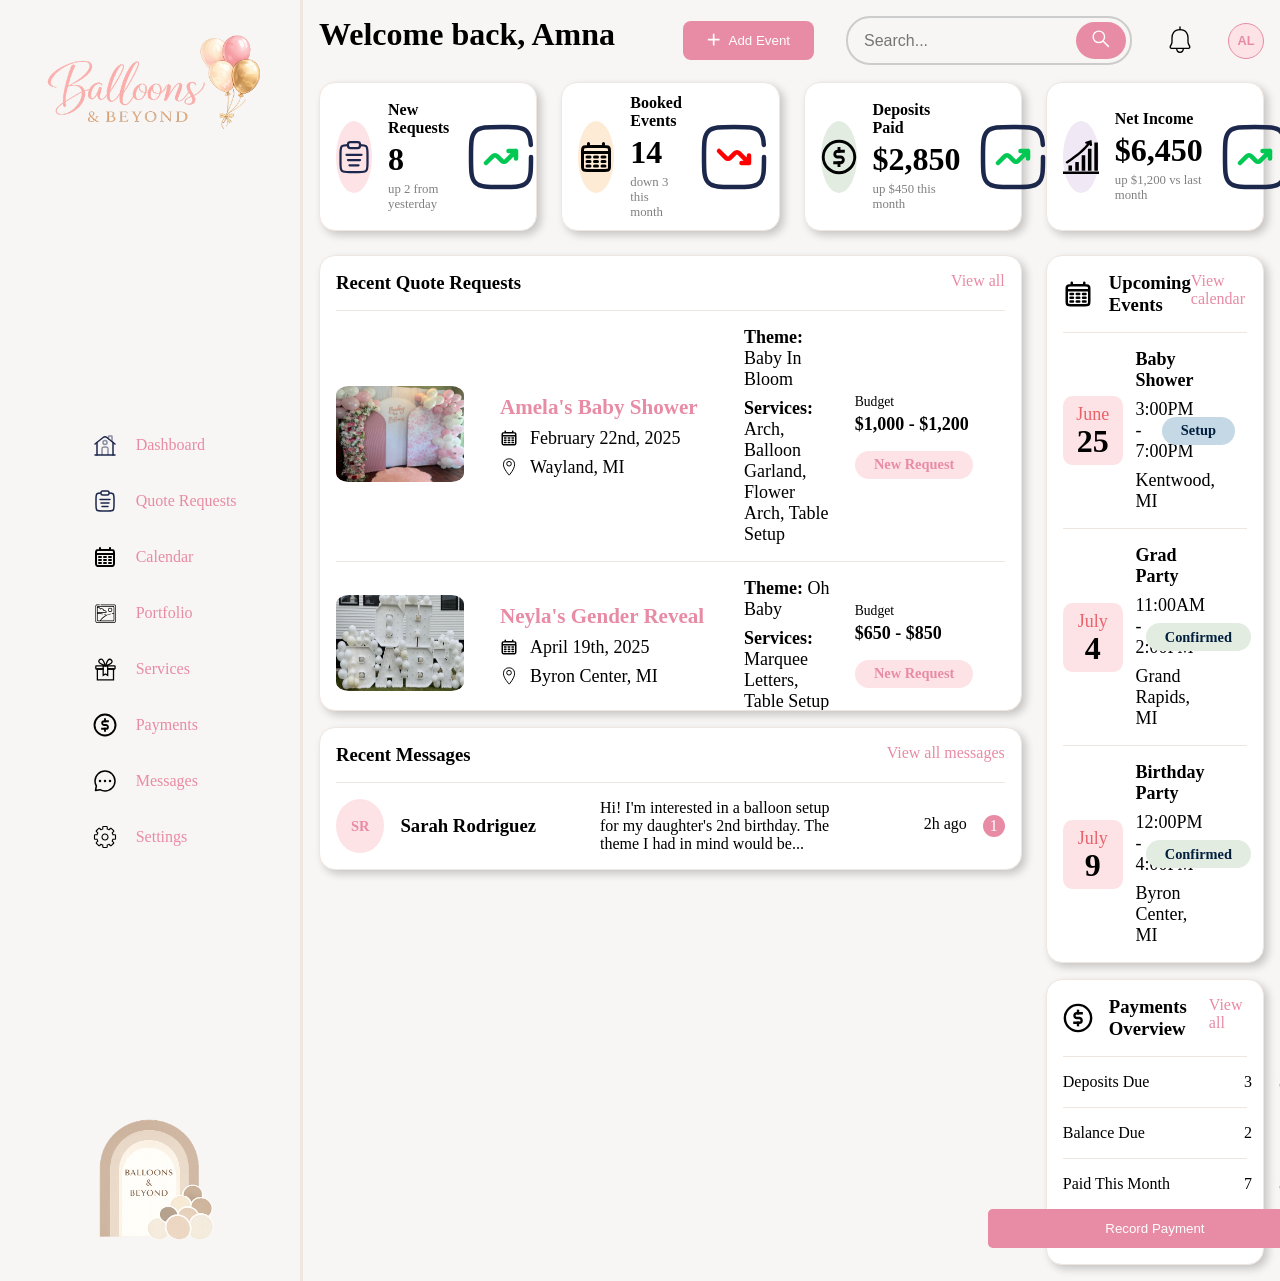
<file: dashboard/index.html>
<!DOCTYPE html>
<html lang="en">
<head>
    <meta charset="UTF-8">
    <meta name="viewport" content="width=device-width, initial-scale=1.0">
    <title>Dashboard</title>
    <link rel="stylesheet" href="../styles/dashboard.css" >

    <link rel="preconnect" href="https://fonts.googleapis.com">
    <link rel="preconnect" href="https://fonts.gstatic.com" crossorigin>
    <link href="https://fonts.googleapis.com/css2?family=Cormorant+Garamond:ital,wght@0,300..700;1,300..700&display=swap" rel="stylesheet">

    <link rel="preconnect" href="https://fonts.googleapis.com">
    <link rel="preconnect" href="https://fonts.gstatic.com" crossorigin>
    <link href="https://fonts.googleapis.com/css2?family=Cormorant+Garamond:ital,wght@0,300..700;1,300..700&family=Inter:ital,opsz,wght@0,14..32,100..900;1,14..32,100..900&display=swap" rel="stylesheet">
</head>
<body>
    <div class = "main-content">

        <aside class = "sidebar">
            <img class = "logo-main" src="../Images/Balloons & Beyond Logo.png" alt="Ballons and Beyond logo">

            <nav class = "sidebar-nav">

                <ul>
                    <li><a href="#"><img src="../Images/Home.svg" alt="Home Icon">Dashboard</a></li>
                    <li><a href="#"><img src="../Images/Clipboard Icon.svg" alt="Quote Requests Icon">Quote Requests</a></li>
                    <li><a href="#"><img src="../Images/Calendar Icon.svg" alt="Calendar Icon">Calendar</a></li>
                    <li><a href="#"><img src="../Images/Landscape.svg" alt="Portfolio Icon">Portfolio</a></li>
                    <li><a href="#"><img src="../Images/GiftBox.svg" alt="Services Icon">Services</a></li>
                    <li><a href="#"><img src="../Images/Currency Icon.svg" alt="Payments Icon">Payments</a></li>
                    <li><a href="#"><img src="../Images/ChatBubble.svg" alt="Messages Icon">Messages</a></li>
                    <li><a href="#"><img src="../Images/Gear.svg" alt="Settings Icon">Settings</a></li>
                </ul>

            </nav>

            <img class = "logo-arch" src="../Images/Balloons & Beyond Logo 2.png" alt="Ballons and Beyond logo 2">
        </aside>

        <main class = "dashboard-main">

            <header class = "topbar">
                
                <div class = "welcome-text">
                <h1>Welcome back, Amna</h1>

                </div>

                <div class = "header-functions">
                <div class = "header-functions-top">
                    <button class = "addEventBtn"><img src="../Images/Plus Icon.svg" alt="Plus Icon"> <span>Add Event</span></button>
                    <form class="search-container">
                    <input type="search" class="search-input" placeholder="Search...">
                    <button type="submit" class="search-submit"><img src="../Images/Search-Icon.svg" alt=""></button>
                    </form>
                    <button class = "notificationBell"><img src="../Images/notification-bell-Icon.svg" alt=""></button>
                    <button class = "userInitialsBubble pink">AL</button>
                </div>
                <div class = "header-functions-bottom">
                </div>
                </div>


            </header>

            <div class = "dashboard-content">

                <section class = "statsOverview">

                    <article class = "card statsCard">
                        <div class = "iconBubble pink">
                       <img src="../Images/Clipboard Icon.svg" alt="">
                       </div>

                       <div class = "statsCardInfo">
                       <h4>New Requests</h4> 
                       <span class = "statValue">8</span>
                       <p class = "cardSubtext"> up 2 from yesterday</p>
                       </div>
                       <div class = "statsCardGraph">
                       <img class = "statsCardImage" src="../Images/graph-up.svg" alt="">
                       </div>
                    </article>

                    <article class = "card statsCard">
                        <div class = "iconBubble yellow">
                       <img src="../Images/Calendar Icon.svg" alt="">
                       </div>
                       
                       <div class = "statsCardInfo">
                       <h4>Booked Events</h4> 
                       <span class = "statValue">14</span>
                       <p class = "cardSubtext"> down 3 this month</p>
                       </div>
                       <div class = "statsCardGraph">
                       <img class = "statsCardImage" src="../Images/graph-down.svg" alt="">
                       </div>
                    </article>

                    <article class = "card statsCard">
                        <div class = "iconBubble green">
                       <img src="../Images/Currency Icon.svg" alt="">
                       </div>

                       <div class = "statsCardInfo">
                       <h4>Deposits Paid</h4> 
                       <span class = "statValue">$2,850</span>
                       <p class = "cardSubtext"> up $450 this month</p>
                       </div>
                       <div class = "statsCardGraph">
                       <img class = "statsCardImage" src="../Images/graph-up.svg" alt="">
                       </div>
                    </article>

                    <article class = "card statsCard">
                        <div class = "iconBubble purple">
                       <img src="../Images/Revenue Graph Icon.svg" alt="">
                       </div>
                       <div class = "statsCardInfo">
                       <h4>Net Income</h4> 
                       <span class = "statValue">$6,450</span>
                       <p class = "cardSubtext"> up $1,200 vs last month</p>
                       </div>
                       <div class = "statsCardGraph">
                       <img class = "statsCardImage" src="../Images/graph-up.svg" alt="">
                       </div>
                    </article>
                   
                </section>

                <div class = "left-column">
                <section class = "card recentQuoteRequests">

                    <header class = "sectionHeader">
                        <h3>Recent Quote Requests</h3>
                        <a href="#">View all</a>
                    </header>

                    <div class = "quoteRequests">

                        <article class = "cardRow quoteCard">

                            <div class = "quoteImage">
                                <img src="../Images/Baby Shower.jpg" alt="">
                            </div>

                            <div class = "quoteInfo infoStack">
                                <h3>Amela's Baby Shower</h3>
                                <p class = "date">February 22nd, 2025</p>
                                <p class = "location"> Wayland, MI</p>
                            </div>

                            <div class = "quoteDetails infoStack">
                                <p><strong>Theme: </strong>Baby In Bloom</p>
                                <p><strong>Services: </strong>Arch, Balloon Garland, Flower Arch, Table Setup</p>
                            </div>

                            <div class = "quoteStatus infoStack">
                                <div class = "quote">
                                <span class = "label">Budget</span>
                                <strong>$1,000 - $1,200</strong> 
                                </div>
                                
                                <div class = "status">
                                <span class = "iconPill pink">New Request</span>
                                </div>
                            </div>

                        </article>

                        <article class = "cardRow quoteCard">

                            <div class = "quoteImage">
                                <img src="../Images/Gender Reveal.jpg" alt="">
                            </div>

                            <div class = "quoteInfo infoStack">
                                <h3>Neyla's Gender Reveal</h3>
                                <p class = "date">April 19th, 2025</p>
                                <p class = "location"> Byron Center, MI</p>
                            </div>

                            <div class = "quoteDetails infoStack">
                                <p><strong>Theme: </strong>Oh
                                     Baby</p>
                                <p><strong>Services: </strong>Marquee Letters, Table Setup</p>
                            </div>

                            <div class = "quoteStatus infoStack">
                                <div class = "quote">
                                <span class = "label">Budget</span>
                                <strong>$650 - $850</strong> 
                                </div>
                                
                                <div class = "status">
                                <span class = "iconPill pink">New Request</span>
                                </div>
                            </div>

                        </article>

                        <article class = "cardRow quoteCard">

                            <div class = "quoteImage">
                                <img src="../Images/Ellie's 4th Bday.jpg" alt="">
                            </div>

                            <div class = "quoteInfo infoStack">
                                <h3>Ellie's 4th Birthday</h3>
                                <p class = "date">April 1st, 2026</p>
                                <p class = "location"> Wayland, MI</p>                            
                            </div>

                            <div class = "quoteDetails infoStack">
                                <p><strong>Theme: </strong>Frozen</p>
                                <p><strong>Services: </strong>Arch, Balloon Garland, Balloon Characters, Table Setup</p>
                            </div>

                            <div class = "quoteStatus infoStack">
                                <div class = "quote">
                                <span class = "label">Budget</span>
                                <strong>$500 - $800</strong> 
                                </div>
                                
                                <div class = "status">
                                <span class = "iconPill pink">New Request</span>
                                </div>
                            </div>

                        </article>
                        
                        <article class = "cardRow quoteCard">

                            <div class = "quoteImage">
                                <img src="../Images/Maisie's 1st Bday.jpg" alt="">
                            </div>

                            <div class = "quoteInfo infoStack">
                                <h3>Maisie's 1st Birthday</h3>
                                <p class = "date">April 30th, 2026</p>
                                <p class = "location"> Wayland, MI</p>
                            </div>

                            <div class = "quoteDetails infoStack">
                                <p><strong>Theme: </strong>Berry First Birthday</p>
                                <p><strong>Services: </strong>Arch, Balloon Garland, Table Setup</p>
                            </div>

                            <div class = "quoteStatus infoStack">
                                <div class = "quote">
                                <span class = "label">Budget</span>
                                <strong>$500 - $800</strong> 
                                </div>

                                <div class = "status">
                                <span class = "iconPill pink">New Request</span>
                                </div>
                            </div>

                        </article>
                        
                    </div>

                </section>

                <section class = "card recentMessages">

                    <header class = "sectionHeader">
                        <div class = "sectionTitle">
                        <h3>Recent Messages</h3>
                        </div>
                        <a href="#">View all messages</a>
                    </header>
                    
                    <article class = "cardRow messageCard">

                        <!-- ADD ICON HERE <img src="" alt="date of event"> -->

                        <div class = messageSender>
                            <span class = "senderInitials initialsBubble pink">SR</span>
                            <h3 class = "senderName">Sarah Rodriguez</h3>
                        </div>

                         <div class = messageContent>
                                <p class = "senderMessage">Hi! I'm interested in a balloon setup 
                                    for my daughter's 2nd birthday. The theme I had in mind would be...</p>
                            </div>

                            <div class = messageStatus>
                                <time class = "messageTime">2h ago</time>
                                <span class = "messageNotifications notificationBubble pink-primary">1</span>
                            </div>
                    </article>
                </section> 
                </div>

                <div class = "right-column">
                <section class = "card upcomingEvents">
                    
                    <header class = "sectionHeader">
                        <div class = "sectionTitle">
                        <img src="../Images/Calendar Icon.svg" alt="Calendar Icon">
                        <h3>Upcoming Events</h3>
                        </div>
                        <a href="#">View calendar</a>
                    </header>

                    <div class = "eventSection">

                    <article class = "cardRow eventCard">

                        <div class = "eventDate">
                                <span class = "dateBubble pink">
                                    <span class = "month">June</span>
                                    <strong class = "day">25</strong>
                                </span>
                        </div>

                         <div class = "eventInfo infoStack">
                                <h4>Baby Shower</h4>
                                <p>3:00PM - 7:00PM</p>
                                <p>Kentwood, MI</p>
                            </div>

                            <div class = "eventStatus">
                                <span class = "status iconPill gray">Setup</span>
                            </div>

                    </article>

                    <article class = "cardRow eventCard">

                        <div class = "eventDate">
                                <span class = "dateBubble pink">
                                    <span class = "month">July</span>
                                    <strong class = "day">4</strong>
                                </span>
                        </div>

                         <div class = "eventInfo infoStack">
                                <h4>Grad Party</h4>
                                <p>11:00AM - 2:00PM</p>
                                <p>Grand Rapids, MI</p>
                            </div>

                            <div class = "eventStatus">
                                <span class = "status iconPill green">Confirmed</span>
                            </div>

                    </article>

                    <article class = "cardRow eventCard">

                        <div class = "eventDate">
                                <span class = "dateBubble pink">
                                    <span class = "month">July</span>
                                    <strong class = "day">9</strong>
                                </span>
                        </div>

                         <div class = "eventInfo infoStack">
                                <h4>Birthday Party</h4>
                                <p>12:00PM - 4:00PM</p>
                                <p>Byron Center, MI</p>
                            </div>

                            <div class = "eventStatus">
                                <span class = "status iconPill green">Confirmed</span>
                            </div>

                    </article>

                    </div>

                </section>
                
                <section class = "card paymentsOverview">

                    <header class = "sectionHeader">
                        <div class = "sectionTitle">
                        <img src="../Images/Currency Icon.svg" alt="Currency Icon">
                        <h3>Payments Overview</h3>
                        </div>
                        <a href="#">View all</a>
                    </header>

                    <div class = "cardRow paymentRow">
                        <p class = "paymentType">Deposits Due</p>
                        <span class = "paymentCount">3</span>
                        <strong class = "paymentSum">$1,350</strong>
                    </div>

                    <div class = "cardRow paymentRow">
                        <p class = "paymentType">Balance Due</p>
                        <span class = "paymentCount">2</span>
                        <strong class = "paymentSum">$950</strong>
                    </div>

                    <div class = "cardRow paymentRow">
                        <p class = "paymentType">Paid This Month</p>
                        <span class = "paymentCount">7</span>
                        <strong class = "paymentSum">$2,850</strong>
                    </div>

                    <footer class = "sectionFooter">
                        <button class = "paymentButton">Record Payment</button>
                    </footer>

                </section>
                </div>

            </div>
        </main>


    </div>
</body>
</html>
</file>
<file: styles/dashboard.css>
:root {
 --background: #F8F6F4;
 --card: #FFFFFF;
 --pink-primary: #E88BA5;
 --pink-light: #FDE3E6;
 --red: #ea6169;
 --cream: #F7F1EB;
 --text-primary: #3D3D3D;
 --text-secondary: #7A7A7A;
 --border: #EFE6E0;
 --green: #E2ECE1;
 --yellow: #FEEBD6;
 --purple: #F0E8F5;
 --gray: #c5d8e6;
 --blue: #021F3D;
 --grid-spacing: 1.5rem;
 --font-heading: 'Cormorant Garamond', serif;
 --font-body: 'Inter', sans-serif;
}

* {
    margin: 0;
    padding: 0;
    box-sizing: border-box;
}

/* ***FIND DIFFERENT FONTS***
h1,
h2,
h3,
.sectionHeader {
    font-family: var(--font-heading);
}

body,
p,
span,
a,
h4{
    font-family: var(--font-body);
} */

body {
    min-height: 100vh;
}

a {
    color: var(--pink-primary);
    text-decoration: none;
}

.main-content {
    display: flex;
    background-color: var(--background);
    min-height: 100vh;
}

.sidebar {
    background-color: var(--background);
    display: flex;
    flex-direction: column;
    justify-content: space-between;
    flex: 0 0 300px;
    border-right: 3px solid var(--border);
}

.dashboard-main {
    flex: 1;
    padding: 1rem;
}

.logo-main {
    width: 300px;
    height: auto;
}

.logo-arch {
    width: 300px;
    height: auto;
}

.sidebar-nav ul > li a{
    width: 90%;
    display: flex;
    justify-content: left;
    align-items: center;
    padding-left: 4rem;
    font-size: medium;

    img {
        width: 24px;
        height: 24px;
        margin-right: 1.2rem;
    }
}

.sidebar-nav ul > li:hover{
    background-color: var(--pink-light);
    transform: scale(1.03);
    box-shadow: 0 4px 8px rgba(0,0,0,0.2);
}

.sidebar-nav ul > li{
    width: 90%;
    display: flex;
    justify-content: center;
    align-items: center;
    border-radius: 10px;
    padding: 1rem 0;
    transition: all 0.3s ease;
}

.sidebar-nav ul {
    display: flex;
    flex-direction: column;
    align-items: center;
    list-style: none;
}

.topbar {
    display: flex;
    justify-content: space-between;
    margin-bottom: 1rem;
    height: 50px
}

.welcome-text {
    display: flex;
    flex-direction: column;
    gap: .5rem;

}

.header-functions {
    display: flex;
    flex-direction: column;
    gap: 1rem;
}

.header-functions-top {
    display: flex;
    flex-direction: row;
    align-items: center;
    justify-content: center;
    gap: 2rem;
}

/* Container layout */
.search-container {
  display: flex;
  align-items: center;
  max-width: 400px;
  width: 100%;
  border: 2px solid #ccc;
  border-radius: 24px; /* Rounded pill shape */
  padding: 4px;
  transition: border-color 0.3s ease;
}

/* Container focus state */
.search-container:focus-within {
  border-color: var(--pink-primary); /* Changes color when typing */
  box-shadow: 0 0 8px rgba(232, 139, 165, 0.2);
}

/* Input field styling */
.search-input {
  flex-grow: 1;
  border: none;
  background: transparent;
  padding: 8px 12px;
  font-size: 16px;
  outline: none; /* Removes default browser outline */
}

/* Button styling */
.search-submit {
  background-color: var(--pink-primary);
  color: white;
  border: none;
  border-radius: 20px;
  padding: 8px 16px;
  cursor: pointer;
  font-size: 14px;
  transition: background-color 0.2s ease;
}

/* Button hover effect */
.search-submit:hover {
  background-color: #df5d81;
}

.addEventBtn img {
    width: 15px;
    height: 15px;
}

.notificationBell {
    border: none;
    background: transparent;
}


.addEventBtn {
    display: flex;
    align-items: center;
    gap: .4rem;
    white-space: nowrap;
    border: none;
    background-color: var(--pink-primary);
    color: var(--card);
    padding: .75rem 1.5rem;
    border-radius: .5rem;
}

.dashboard-content{
    display: grid;
    grid-template-columns: repeat(8, 1fr);
    gap: var(--grid-spacing);
    align-items: start;
}

.left-column, .right-column {
    display: flex;
    flex-direction: column;
    gap: 1rem;
}

.left-column {
    grid-column: 1 / 7;
}

.right-column {
    grid-column: 7 / 9;
}


.statsOverview {
    display: grid;
    grid-template-columns: repeat(8, 1fr);
    gap: var(--grid-spacing);
    grid-column: 1 / -1;
}

.statsCard {
    grid-column: span 2;
}


.recentQuoteRequests {
    grid-column: 1 / 7;
    display: flex;
    flex-direction: column;
}

.sectionHeader {
    display: flex;
    justify-content: space-between;
    padding-bottom: 1rem;
}
.sectionHeader img{
    width: 30px;
    height: 30px;
}

.sectionTitle {
    display: flex;
    gap: 1rem;
    align-items: center;
}

.card {
    background-color: var(--card);
    border-radius: 16px;
    padding: 1rem;
    border: 1px solid var(--border);
    box-shadow: 4px 4px 8px 0px rgba(0, 0, 0, 0.2);
}

.card.recentQuoteRequests {
    padding: 1rem 1rem 0 1rem;
}

.card.upcomingEvents {
    padding: 1rem 1rem 0 1rem;
}

.card.recentMessages {
    padding: 1rem 1rem 0 1rem;
}

.cardRow {
    display: grid;
    /* grid-template-columns: repeat(12, 1fr); */
    border-top: 1px solid var(--border);
    padding-top: 1rem;
    padding-bottom: 1rem;
}

.infoStack {
    display: flex;
    flex-direction: column;
    gap: .5rem;
    font-size: large;
    img {
        width: 18px;
        height: 18px;
    }
}

.quoteRequests {
    max-height: 400px;
    overflow-y: auto;
    /* this is to limit to 3 quotes - will remove later when javascript and database is implemented */
}

.quoteCard {
    grid-template-columns: 140px 220px minmax(0, 1fr) 150px;
    gap: 1.5rem;
    align-items: center;
}
.quoteImage {
    img{
    width: 128px;
    height: 96px;
    border-radius: 10%;
    }
}
.quoteInfo { 
    h3{
        color: var(--pink-primary);
    }
}

.quoteStatus {
    display: flex;
    flex-direction: column;
    gap: 1rem;
}

.quoteStatus .status{
    color: var(--pink-primary);
}

.quote {
    display: flex;
    flex-direction: column;
    gap: .2rem;
}

.label {
    font-size: .85rem;
}

.eventCard {
    grid-template-columns: 60px minmax(0, 1fr) 100px;
    gap: .8rem;
    align-items: center;
}

.eventStatus {
    justify-self: center;
}
.eventStatus .status{
    color: var(--blue);
}
.paymentRow {
    grid-template-columns: 110px 125px minmax(0, 1fr);
    gap: .8rem;
    align-items: center;
}
.paymentRow .paymentCount {
    justify-self: center;
}

.paymentRow .paymentSum {
    justify-self: end;
}

.sectionFooter {
    display: flex;
    justify-content: center;
}

.sectionFooter .paymentButton {
    white-space: nowrap;
    border: none;
    background-color: var(--pink-primary);
    color: var(--card);
    padding: .75rem 7.3rem;
    border-radius: .3rem;
}

.messageCard {
    grid-template-columns: 232px minmax(0, 1fr) 140px;
    gap: 2rem;
    align-items: center;
}

.messageCard .messageSender {
    display: flex;
    gap: 1rem;
    padding-right: 2rem;
}

.messageCard .senderInitials {
    color: var(--pink-primary);
}

.senderName {
    white-space: nowrap;
    align-self: center;
}

.messageStatus {
    display: flex;
    gap: 1rem;
    align-content: center;
    justify-self: end;
}
.messageNotifications {
    color: var(--card);
}

.date,
.location {
   display: grid;
   grid-template-columns: 22px auto;
   align-items: center;
   column-gap: .5rem;
}
.date::before,
.location::before {
   content: "";
   width: 18px;
   height: 18px;
   background-size: contain;
   background-repeat: no-repeat;
   background-position: center;
}
.date::before {
   background-image: url("../Images/Calendar Icon.svg");
}
.location::before {
   background-image: url("../Images/location marker Icon.svg");
}

.iconBubble {
    width: 72px;
    height: 72px;

    display: flex;
    justify-content: center;
    align-items: center;

    border-radius: 50%;
}

.iconPill {
    padding: .4rem 1.2rem;
    width: fit-content;
    height: 28px;

    display: flex;
    justify-content: center;
    align-items: center;

    border-radius: 9999px;

    font-size: .9rem;
    font-weight: 600;
}

.dateBubble {
    display: flex;
    flex-direction: column;
    justify-content: center;
    align-items: center;
    font-size: large;
    border-radius: 15%;
    padding: .5rem;
}

.initialsBubble {
    width: 54px;
    height: 54px;

    display: flex;
    justify-content: center;
    align-items: center;

    border-radius: 50%;

    font-size: .9rem;
    font-weight: 600;
}

.userInitialsBubble {
    width: 36px;
    height: 36px;

    display: flex;
    justify-content: center;
    align-items: center;

    border-radius: 50%;
    border-width: 1px;
    border-color: var(--pink-primary);
    border-style: solid;

    font-size: .8rem;
    font-weight: 600;
    flex-shrink: 0;
    color: var(--pink-primary);
}

.notificationBubble {
    width: 22px;
    height: 22px;

    display: flex;
    justify-content: center;
    align-items: center;

    border-radius: 50%;

}

span.month {
    color: var(--red);
}

strong.day {
    font-size: 2rem;
    line-height: 1;
}

.statsCard img {
    width: 36px;
    height: 36px;
}

.card.statsCard {
    display: flex;
    align-items: center;
    gap: 1rem;
    padding: .67rem 1rem;
}

.statsCardInfo {
    display: flex;
    flex-direction: column;
    gap: .25rem;
}

.statsCardInfo span {
    font-size: 2rem;
    font-weight: 600;
}

.statsCardInfo p {
    font-size: .80rem;
    font-weight: 500;
    color: gray;
}

.statsCardGraph {
    display: flex;
    flex-direction: column;
    flex-grow: 1;


    .statsCardImage {
        width: 72px;
        height: 72px;
        align-self: center;
    }
}

.pink {
    background-color: var(--pink-light);
}

.pink-primary {
    background-color: var(--pink-primary);
}

.yellow {
    background-color: var(--yellow);
}

.green {
    background-color: var(--green);
}

.purple {
    background-color: var(--purple);
}

.gray {
    background-color: var(--gray);
}

.red {
    background-color: var(--red);
}
</file>
